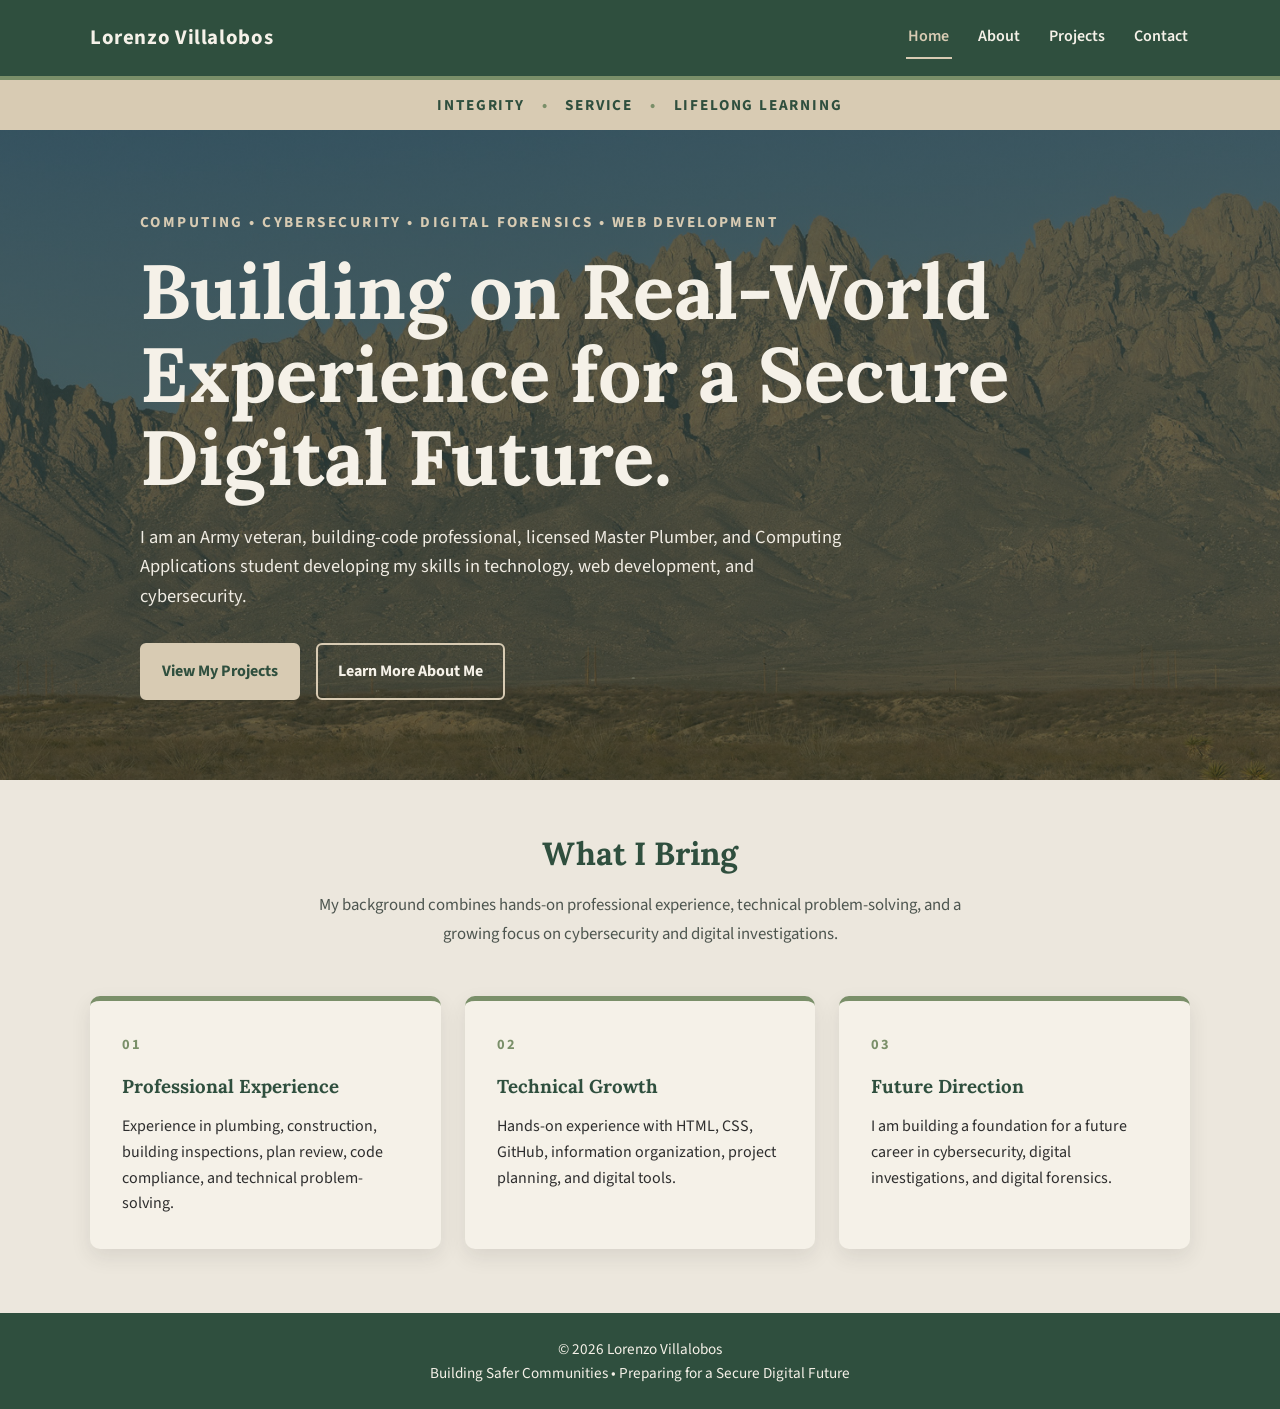
<file: index.html>
<!DOCTYPE html>
<html lang="en">

<head>
    <meta charset="UTF-8">
    <meta name="viewport" content="width=device-width, initial-scale=1.0">

    <title>Lorenzo Villalobos | Professional Portfolio</title>
<link rel="preconnect" href="https://fonts.googleapis.com">

<link rel="preconnect" href="https://fonts.gstatic.com" crossorigin>

<link href="https://fonts.googleapis.com/css2?family=Lora:wght@400;600;700&family=Source+Sans+3:wght@400;600;700&display=swap" rel="stylesheet">
<link rel="icon" type="image/png" href="images/favicon.png">
<link rel="stylesheet" href="style.css">
</head>

<body>

    <header class="site-header">
        <div class="container header-content">
            <a class="site-name" href="index.html">Lorenzo Villalobos</a>

            <nav aria-label="Main navigation">
                <ul class="nav-links">
                    <li><a class="active" href="index.html">Home</a></li>
                    <li><a href="about.html">About</a></li>
                    <li><a href="projects.html">Projects</a></li>
                    <li><a href="contact.html">Contact</a></li>
                </ul>
            </nav>
        </div>
    </header>
    <section class="values-banner" aria-label="Professional values">
    <div class="container">
        <p>Integrity <span>•</span> Service <span>•</span> Lifelong Learning</p>
    </div>
</section>

    <main>

        <section class="hero">
            <div class="container hero-content">

                <p class="eyebrow">Computing • Cybersecurity • Digital Forensics • Web Development</p>

                <h1>Building on <span class="no-wrap">Real-World</span> Experience for a Secure Digital Future.</h1>

                <p class="hero-text">
                    I am an Army veteran, building-code professional, licensed Master
                    Plumber, and Computing Applications student developing my skills
                    in technology, web development, and cybersecurity.
                </p>

                <div class="hero-buttons">
                    <a class="button primary-button" href="projects.html">
                        View My Projects
                    </a>

                    <a class="button secondary-button" href="about.html">
                        Learn More About Me
                    </a>
                </div>

            </div>
        </section>

   <section class="overview">
    <div class="container">

        <div class="overview-heading">
            <h2>What I Bring</h2>
            <p>
                My background combines hands-on professional experience,
                technical problem-solving, and a growing focus on cybersecurity
                and digital investigations.
            </p>
        </div>

        <div class="card-grid">

            <article class="info-card">
                <span class="card-number">01</span>
                <h3>Professional Experience</h3>
                <p>
                    Experience in plumbing, construction, building inspections,
                    plan review, code compliance, and technical problem-solving.
                </p>
            </article>

            <article class="info-card">
                <span class="card-number">02</span>
                <h3>Technical Growth</h3>
                <p>
                    Hands-on experience with HTML, CSS, GitHub, information
                    organization, project planning, and digital tools.
                </p>
            </article>

            <article class="info-card">
                <span class="card-number">03</span>
                <h3>Future Direction</h3>
                <p>
                    I am building a foundation for a future career in cybersecurity,
                    digital investigations, and digital forensics.
                </p>
            </article>

        </div>
    </div>
</section>

    </main>

   <footer class="site-footer">
    <div class="container">
        <p>
            © 2026 Lorenzo Villalobos
            <br>
            Building Safer Communities • Preparing for a Secure Digital Future
        </p>
    </div>
</footer>

</body>

</html>
</file>
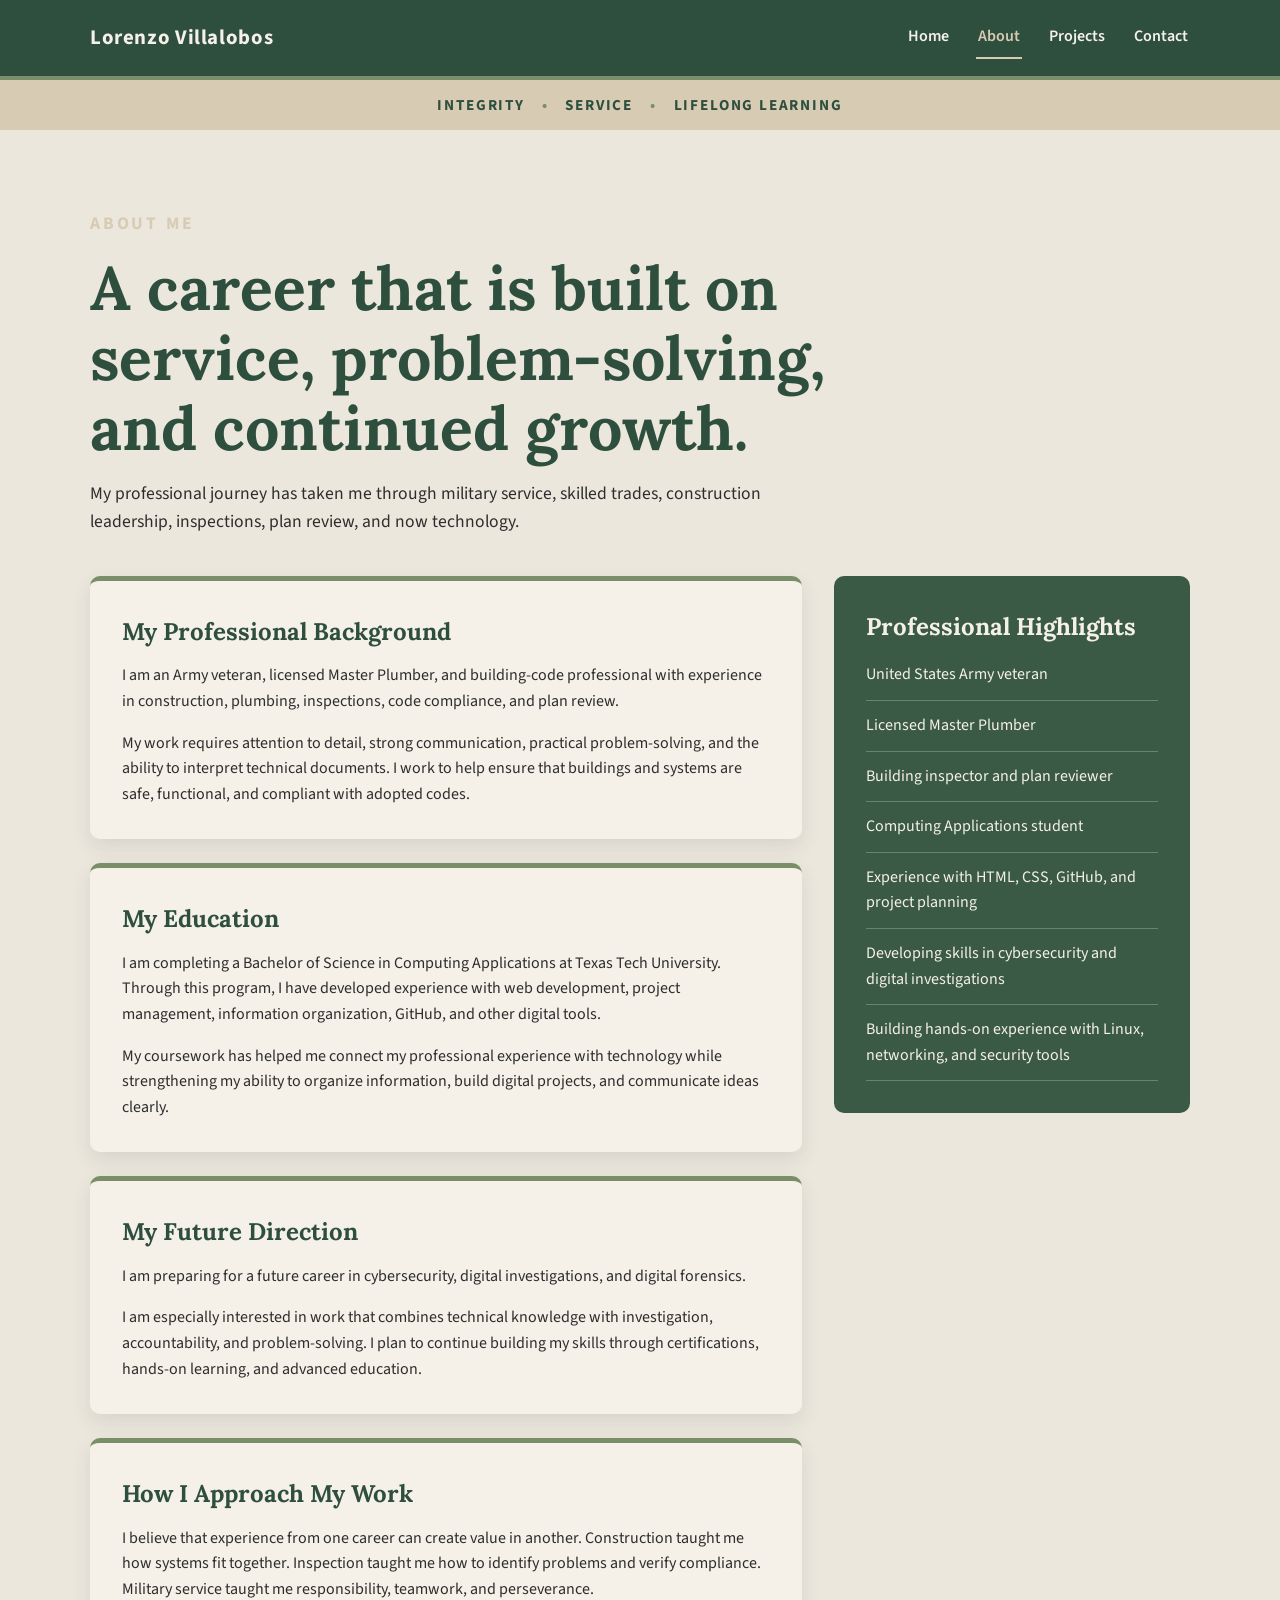
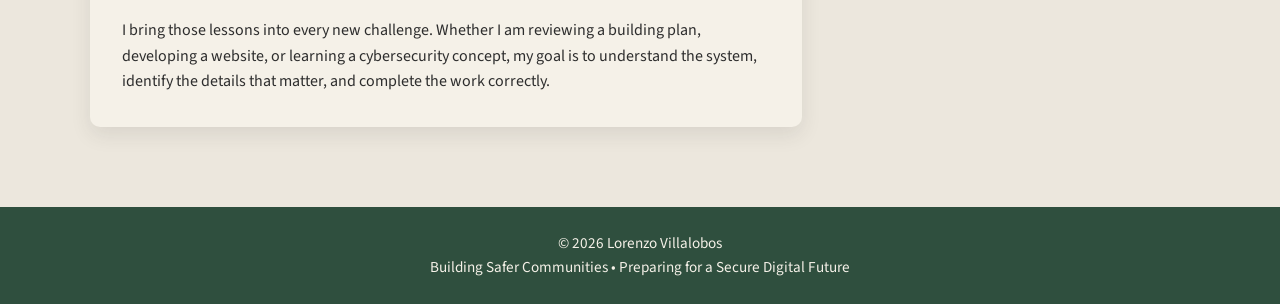
<file: about.html>
<!DOCTYPE html>
<html lang="en">

<head>
    <meta charset="UTF-8">
    <meta name="viewport" content="width=device-width, initial-scale=1.0">

    <title>About | Lorenzo Villalobos</title>
    <link rel="icon" type="image/png" href="images/favicon.png">

<link rel="preconnect" href="https://fonts.googleapis.com">

<link rel="preconnect" href="https://fonts.gstatic.com" crossorigin>

<link href="https://fonts.googleapis.com/css2?family=Lora:wght@400;600;700&family=Source+Sans+3:wght@400;600;700&display=swap" rel="stylesheet">

    <link rel="stylesheet" href="style.css">
</head>

<body>

    <header class="site-header">
        <div class="container header-content">
            <a class="site-name" href="index.html">Lorenzo Villalobos</a>

            <nav aria-label="Main navigation">
                <ul class="nav-links">
                    <li><a href="index.html">Home</a></li>
                    <li><a class="active" href="about.html">About</a></li>
                    <li><a href="projects.html">Projects</a></li>
                    <li><a href="contact.html">Contact</a></li>
                </ul>
            </nav>
        </div>
    </header>

    <section class="values-banner" aria-label="Professional values">
        <div class="container">
            <p>Integrity <span>•</span> Service <span>•</span> Lifelong Learning</p>
        </div>
    </section>

    <main>
        <section class="page-section">
            <div class="container">

                <div class="page-heading">
                    <p class="eyebrow">About Me</p>

                    <h1>A career that is built on service, problem-solving, and continued growth.</h1>

                    <p>
                        My professional journey has taken me through military service,
                        skilled trades, construction leadership, inspections, plan review,
                        and now technology.
                    </p>
                </div>

                <div class="about-layout">

                    <div class="about-content">

                        <article class="content-card">
                            <h2>My Professional Background</h2>

                            <p>
                                I am an Army veteran, licensed Master Plumber, and building-code
                                professional with experience in construction, plumbing,
                                inspections, code compliance, and plan review.
                            </p>

                            <p>
                                My work requires attention to detail, strong communication,
                                practical problem-solving, and the ability to interpret technical
                                documents. I work to help ensure that buildings and systems are
                                safe, functional, and compliant with adopted codes.
                            </p>
                        </article>

                        <article class="content-card">
                            <h2>My Education</h2>

                            <p>
                                I am completing a Bachelor of Science in Computing Applications
                                at Texas Tech University. Through this program, I have developed
                                experience with web development, project management, information
                                organization, GitHub, and other digital tools.
                            </p>

                            <p>
                                My coursework has helped me connect my professional experience
                                with technology while strengthening my ability to organize
                                information, build digital projects, and communicate ideas clearly.
                            </p>
                        </article>

                        <article class="content-card">
                            <h2>My Future Direction</h2>

                            <p>
                                I am preparing for a future career in cybersecurity, digital
                                investigations, and digital forensics.
                            </p>

                            <p>
                                I am especially interested in work that combines technical 
                                knowledge with investigation, accountability, and problem-solving.
                                I plan to continue building my skills through certifications,
                                hands-on learning, and advanced education.
                            </p>
                        </article>

                        <article class="content-card">
                            <h2>How I Approach My Work</h2>

                            <p>
                                I believe that experience from one career can create value in
                                another. Construction taught me how systems fit together.
                                Inspection taught me how to identify problems and verify
                                compliance. Military service taught me responsibility, teamwork,
                                and perseverance.
                            </p>

                            <p>
                                I bring those lessons into every new challenge. Whether I am
                                reviewing a building plan, developing a website, or learning a
                                cybersecurity concept, my goal is to understand the system,
                                identify the details that matter, and complete the work correctly.
                            </p>
                        </article>

                    </div>

                    <aside class="about-sidebar">
                        <h2>Professional Highlights</h2>

                        <ul>
                            <li>United States Army veteran</li>
                            <li>Licensed Master Plumber</li>
                            <li>Building inspector and plan reviewer</li>
                            <li>Computing Applications student</li>
                            <li>Experience with HTML, CSS, GitHub, and project planning</li>
                            <li>Developing skills in cybersecurity and digital investigations</li>
                            <li>Building hands-on experience with Linux, networking, and security tools</li>
                        </ul>
                    </aside>

                </div>

            </div>
        </section>
    </main>

   <footer class="site-footer">
    <div class="container">
        <p>
            © 2026 Lorenzo Villalobos
            <br>
            Building Safer Communities • Preparing for a Secure Digital Future
        </p>
    </div>
</footer>

</body>

</html>
</file>
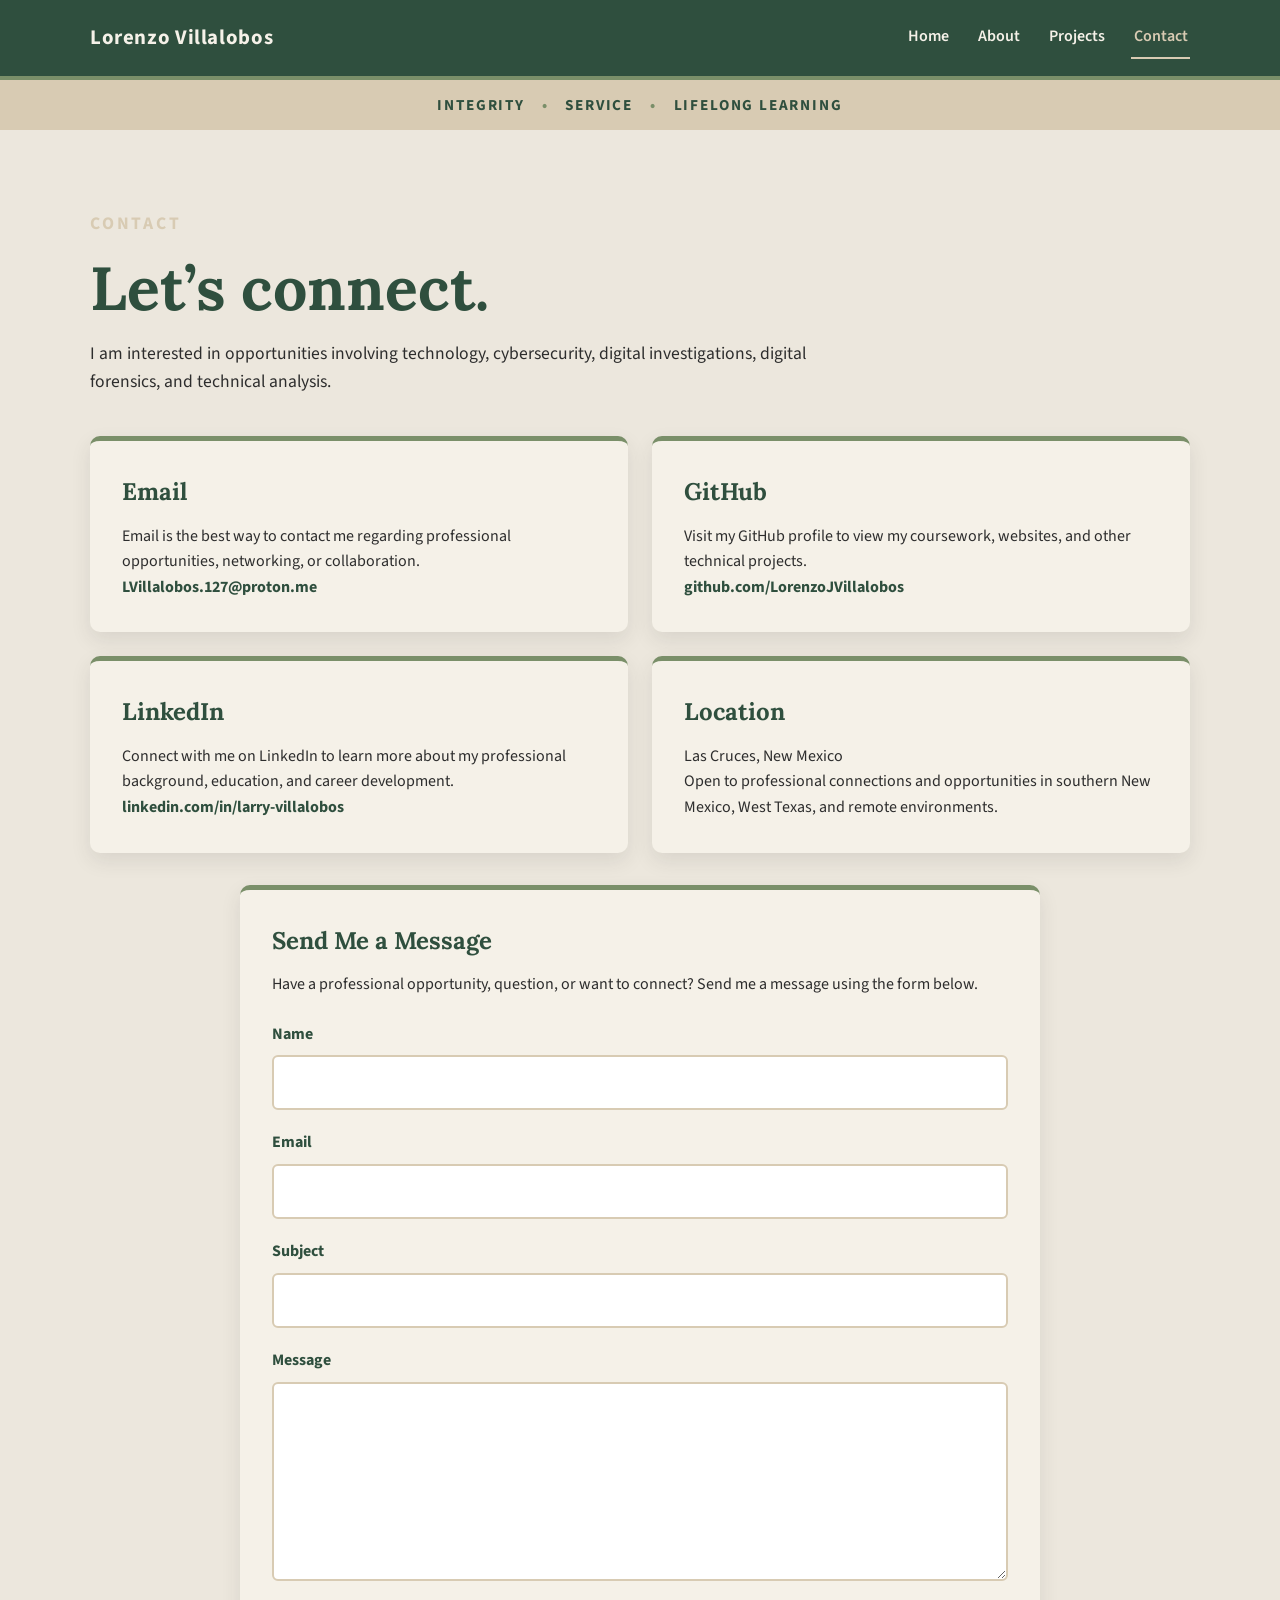
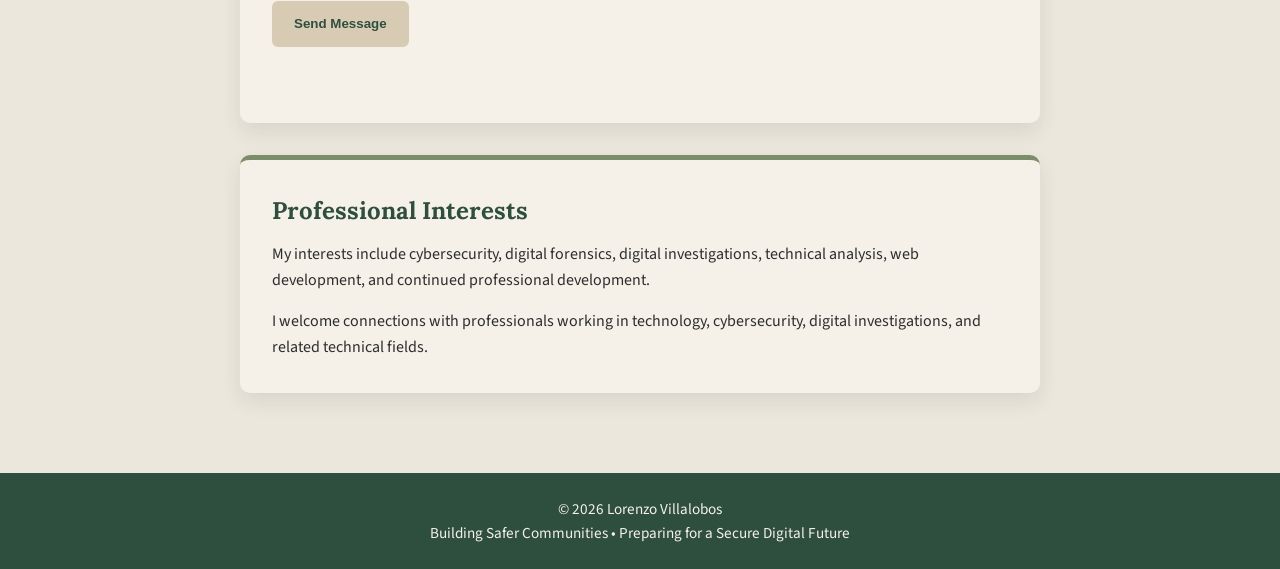
<file: contact.html>
<!DOCTYPE html>
<html lang="en">

<head>
    <meta charset="UTF-8">
    <meta name="viewport" content="width=device-width, initial-scale=1.0">

    <title>Contact | Lorenzo Villalobos</title>
<link rel="preconnect" href="https://fonts.googleapis.com">

<link rel="preconnect" href="https://fonts.gstatic.com" crossorigin>

<link href="https://fonts.googleapis.com/css2?family=Lora:wght@400;600;700&family=Source+Sans+3:wght@400;600;700&display=swap" rel="stylesheet">
<link rel="icon" type="image/png" href="images/favicon.png">
<link rel="stylesheet" href="style.css">
<script src="script.js" defer></script>
</head>

<body>

    <header class="site-header">
        <div class="container header-content">
            <a class="site-name" href="index.html">Lorenzo Villalobos</a>

            <nav aria-label="Main navigation">
                <ul class="nav-links">
                    <li><a href="index.html">Home</a></li>
                    <li><a href="about.html">About</a></li>
                    <li><a href="projects.html">Projects</a></li>
                    <li><a class="active" href="contact.html">Contact</a></li>
                </ul>
            </nav>
        </div>
    </header>

    <section class="values-banner" aria-label="Professional values">
        <div class="container">
            <p>Integrity <span>•</span> Service <span>•</span> Lifelong Learning</p>
        </div>
    </section>

    <main>
        <section class="page-section">
            <div class="container">

                <div class="page-heading">
                    <p class="eyebrow">Contact</p>

                    <h1>Let’s connect.</h1>

                    <p>
                        I am interested in opportunities involving technology,
                        cybersecurity, digital investigations, digital forensics,
                        and technical analysis.   
                    </p>
                </div>

                <div class="contact-grid">

                    <article class="contact-card">
                        <h2>Email</h2>

                        <p>
                            Email is the best way to contact me regarding professional
                            opportunities, networking, or collaboration.
                        </p>

                        <p>
                            <a href="mailto:LVillalobos.127@proton.me">
                                LVillalobos.127@proton.me
                            </a>
                        </p>
                    </article>

                    <article class="contact-card">
                        <h2>GitHub</h2>

                        <p>
                            Visit my GitHub profile to view my coursework, websites,
                            and other technical projects.
                        </p>

                        <p>
                            <a
                                href="https://github.com/LorenzoJVillalobos"
                                target="_blank"
                                rel="noopener noreferrer"
                            >
                                github.com/LorenzoJVillalobos
                            </a>
                        </p>
                    </article>

                    <article class="contact-card">
                        <h2>LinkedIn</h2>

                        <p>
                            Connect with me on LinkedIn to learn more about my
                            professional background, education, and career development.
                        </p>

                    <p>
                        <a
                            href="https://www.linkedin.com/in/larry-villalobos/"
                            target="_blank"
                            rel="noopener noreferrer"
                        >
                            linkedin.com/in/larry-villalobos
                        </a>
                    </p>
                    </article>

                    <article class="contact-card">
                        <h2>Location</h2>

                        <p>
                            Las Cruces, New Mexico
                        </p>

                        <p>
                            Open to professional connections and opportunities in
                            southern New Mexico, West Texas, and remote environments.
                        </p>
                    </article>

                </div>
                <div class="contact-form-card content-card">
    <h2>Send Me a Message</h2>

    <p>
        Have a professional opportunity, question, or want to connect?
        Send me a message using the form below.
    </p>

    <form
        id="contact-form"
        action="https://formspree.io/f/mkjgwzgb"
        method="POST"
    >
        <div class="form-group">
            <label for="name">Name</label>
            <input
                type="text"
                id="name"
                name="name"
                autocomplete="name"
                required
            >
        </div>

        <div class="form-group">
            <label for="email">Email</label>
            <input
                type="email"
                id="email"
                name="email"
                autocomplete="email"
                required
            >
        </div>

        <div class="form-group">
            <label for="subject">Subject</label>
            <input
                type="text"
                id="subject"
                name="subject"
                required
            >
        </div>

        <div class="form-group">
            <label for="message">Message</label>
            <textarea
                id="message"
                name="message"
                rows="7"
                required
            ></textarea>
        </div>

        <button
            type="submit"
            class="button primary-button form-submit"
            id="submit-button"
        >
            Send Message
        </button>

        <p
            id="form-status"
            class="form-status"
            role="status"
            aria-live="polite"
        ></p>
    </form>
</div>

                <div class="contact-message content-card">
                    <h2>Professional Interests</h2>

                    <p>
                        My interests include cybersecurity, digital forensics,
                        digital investigations, technical analysis, web development,
                        and continued professional development.
                    </p>

                    <p>
                        I welcome connections with professionals working in technology,
                        cybersecurity, digital investigations, and related technical fields.
                    </p>
                </div>

            </div>
        </section>
    </main>

    <footer class="site-footer">
    <div class="container">
        <p>
            © 2026 Lorenzo Villalobos
            <br>
            Building Safer Communities • Preparing for a Secure Digital Future
        </p>
    </div>
</footer>

</body>

</html>
</file>
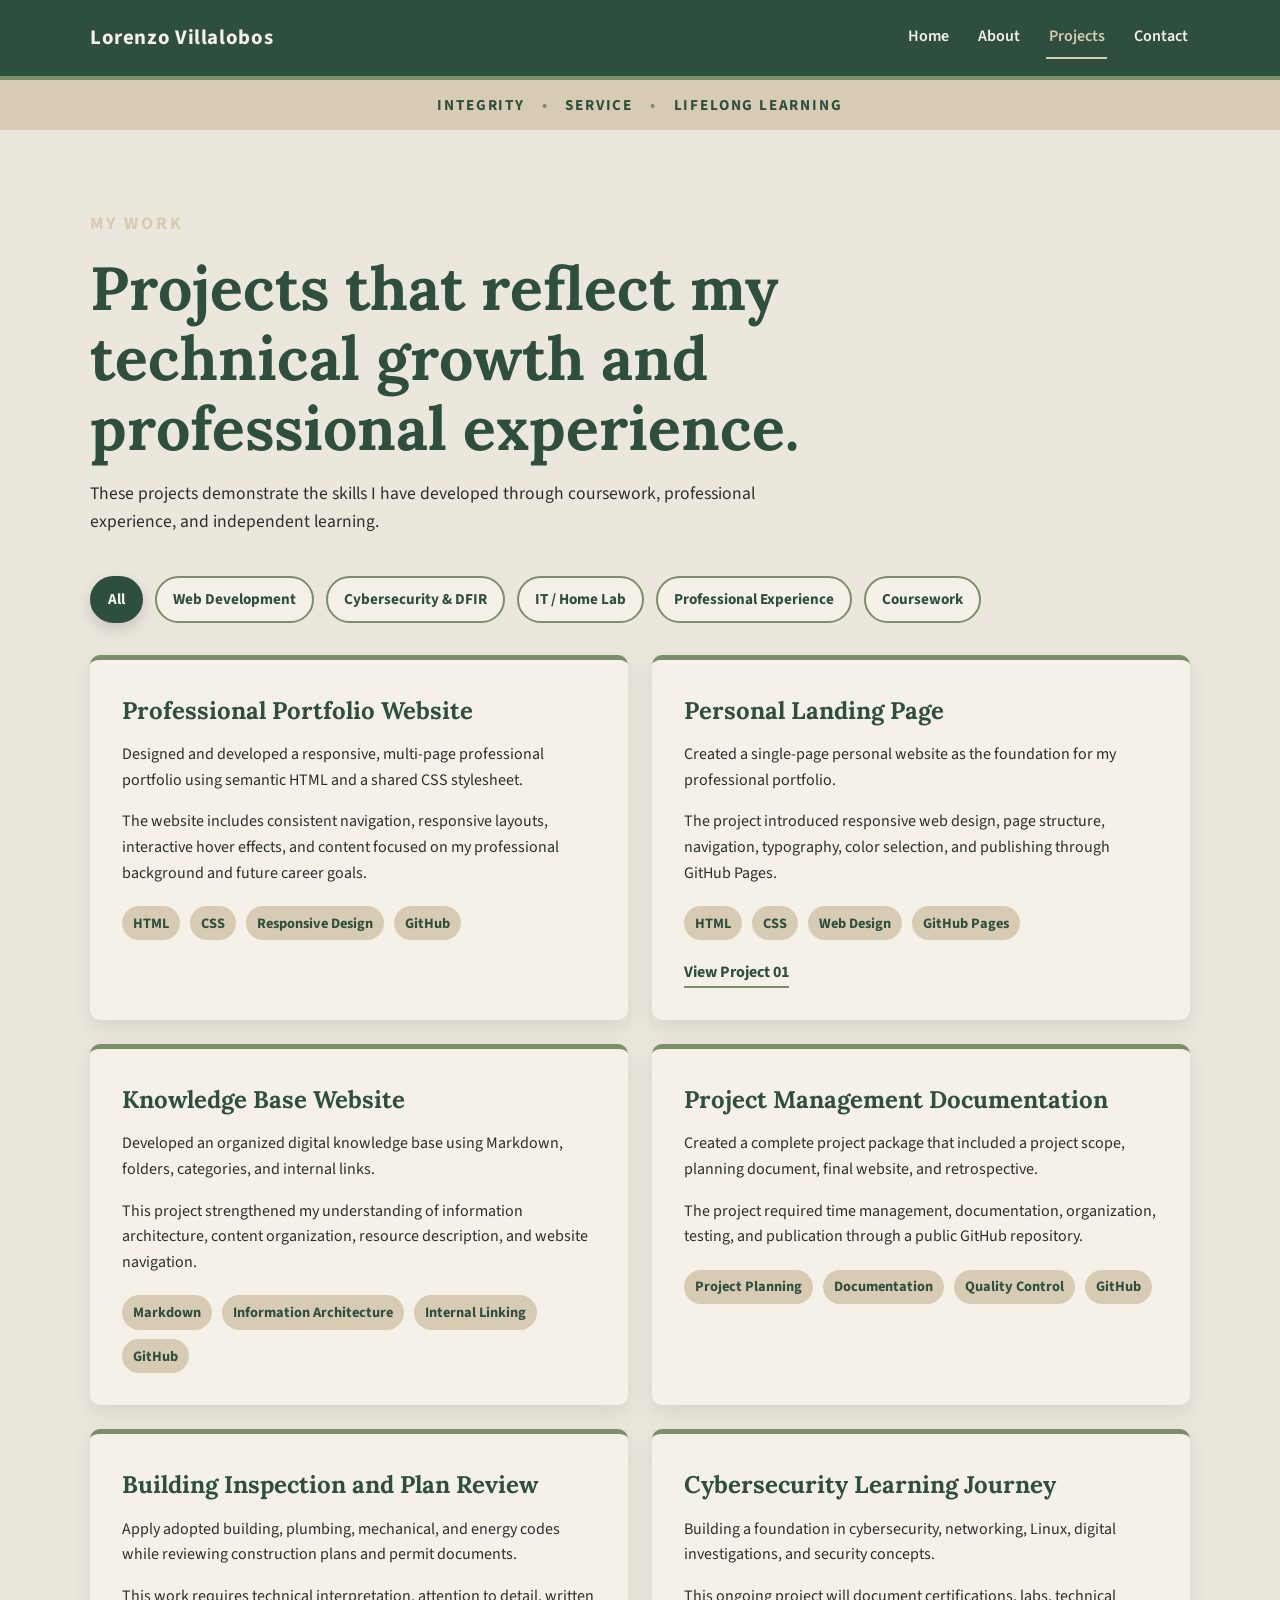
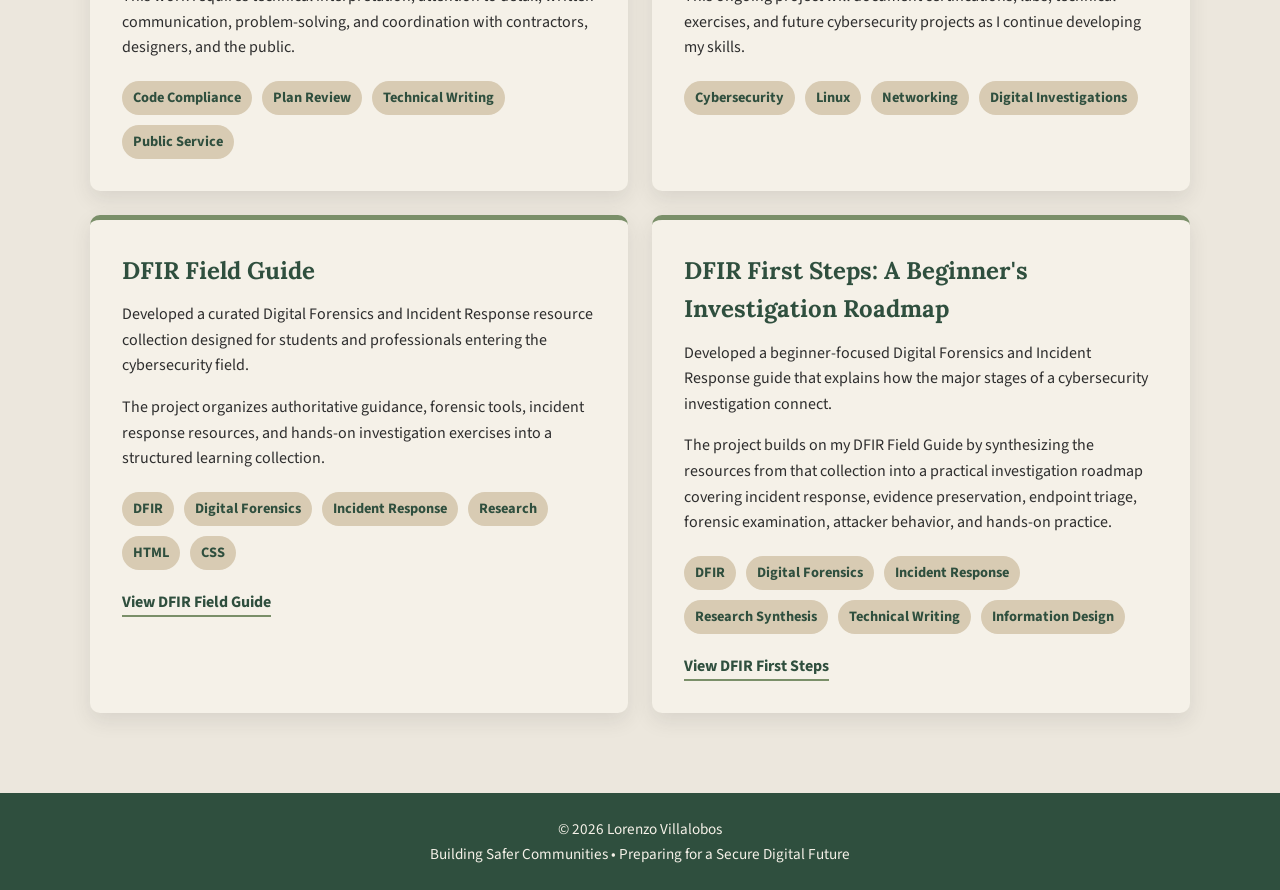
<file: projects.html>
<!DOCTYPE html>
<html lang="en">

<head>
    <meta charset="UTF-8">
    <meta name="viewport" content="width=device-width, initial-scale=1.0">

    <title>Projects | Lorenzo Villalobos</title>
<link rel="preconnect" href="https://fonts.googleapis.com">

<link rel="preconnect" href="https://fonts.gstatic.com" crossorigin>

<link href="https://fonts.googleapis.com/css2?family=Lora:wght@400;600;700&family=Source+Sans+3:wght@400;600;700&display=swap" rel="stylesheet">
<link rel="icon" type="image/png" href="images/favicon.png">
<link rel="stylesheet" href="style.css">
</head>

<body>

    <header class="site-header">
        <div class="container header-content">
            <a class="site-name" href="index.html">Lorenzo Villalobos</a>

            <nav aria-label="Main navigation">
                <ul class="nav-links">
                    <li><a href="index.html">Home</a></li>
                    <li><a href="about.html">About</a></li>
                    <li><a class="active" href="projects.html">Projects</a></li>
                    <li><a href="contact.html">Contact</a></li>
                </ul>
            </nav>
        </div>
    </header>

    <section class="values-banner" aria-label="Professional values">
        <div class="container">
            <p>Integrity <span>•</span> Service <span>•</span> Lifelong Learning</p>
        </div>
    </section>

    <main>
        <section class="page-section">
            <div class="container">

                <div class="page-heading">
                    <p class="eyebrow">My Work</p>

                    <h1>Projects that reflect my technical growth and professional experience.</h1>

                    <p>
                        These projects demonstrate the skills I have developed through
                        coursework, professional experience, and independent learning.
                    </p>
                </div>
               <div class="project-filters" aria-label="Filter projects by category">
             <button class="filter-btn active" data-filter="all">All</button>
             <button class="filter-btn" data-filter="web">Web Development</button>
             <button class="filter-btn" data-filter="cyber">Cybersecurity & DFIR</button>
            <button class="filter-btn" data-filter="lab">IT / Home Lab</button>
            <button class="filter-btn" data-filter="professional">Professional Experience</button>
            <button class="filter-btn" data-filter="coursework">Coursework</button>
            </div>
                <div class="project-grid">

                    <article class="project-card" data-category="web coursework">
                        <h2>Professional Portfolio Website</h2>

                        <p>
                            Designed and developed a responsive, multi-page professional
                            portfolio using semantic HTML and a shared CSS stylesheet.
                        </p>

                        <p>
                            The website includes consistent navigation, responsive layouts,
                            interactive hover effects, and content focused on my professional
                            background and future career goals.
                        </p>

                        <div class="skill-list" aria-label="Skills used">
                            <span>HTML</span>
                            <span>CSS</span>
                            <span>Responsive Design</span>
                            <span>GitHub</span>
                        </div>
                    </article>

                    <article class="project-card" data-category="web coursework">
                        <h2>Personal Landing Page</h2>

                        <p>
                            Created a single-page personal website as the foundation for my
                            professional portfolio.
                        </p>

                        <p>
                            The project introduced responsive web design, page structure,
                            navigation, typography, color selection, and publishing through
                            GitHub Pages.
                        </p>

                        <div class="skill-list" aria-label="Skills used">
                            <span>HTML</span>
                            <span>CSS</span>
                            <span>Web Design</span>
                            <span>GitHub Pages</span>
                        </div>

                        <a 
                            class="project-link"
                            href="https://LorenzoJVillalobos.github.io/Project1/"
                            target="_blank"
                            rel="noopener noreferrer">
                            View Project 01
                        </a>
                    </article>

                   <article class="project-card" data-category="web coursework">
                        <h2>Knowledge Base Website</h2>

                        <p>
                            Developed an organized digital knowledge base using Markdown,
                            folders, categories, and internal links.
                        </p>

                        <p>
                            This project strengthened my understanding of information
                            architecture, content organization, resource description, and
                            website navigation.
                        </p>

                        <div class="skill-list" aria-label="Skills used">
                            <span>Markdown</span>
                            <span>Information Architecture</span>
                            <span>Internal Linking</span>
                            <span>GitHub</span>
                        </div>
                    </article>

                   <article class="project-card" data-category="coursework">
                        <h2>Project Management Documentation</h2>

                        <p>
                            Created a complete project package that included a project scope,
                            planning document, final website, and retrospective.
                        </p>

                        <p>
                            The project required time management, documentation, organization,
                            testing, and publication through a public GitHub repository.
                        </p>

                        <div class="skill-list" aria-label="Skills used">
                            <span>Project Planning</span>
                            <span>Documentation</span>
                            <span>Quality Control</span>
                            <span>GitHub</span>
                        </div>
                    </article>

                    <article class="project-card" data-category="professional">
                        <h2>Building Inspection and Plan Review</h2>

                        <p>
                            Apply adopted building, plumbing, mechanical, and energy codes
                            while reviewing construction plans and permit documents.
                        </p>

                        <p>
                            This work requires technical interpretation, attention to detail,
                            written communication, problem-solving, and coordination with
                            contractors, designers, and the public.
                        </p>

                        <div class="skill-list" aria-label="Skills used">
                            <span>Code Compliance</span>
                            <span>Plan Review</span>
                            <span>Technical Writing</span>
                            <span>Public Service</span>
                        </div>
                    </article>

                    <article class="project-card" data-category="cyber lab">
                        <h2>Cybersecurity Learning Journey</h2>

                        <p>
                            Building a foundation in cybersecurity, networking, Linux,
                            digital investigations, and security concepts.
                        </p>

                        <p>
                            This ongoing project will document certifications, labs,
                            technical exercises, and future cybersecurity projects as I
                            continue developing my skills.
                        </p>

                        <div class="skill-list" aria-label="Skills being developed">
                            <span>Cybersecurity</span>
                            <span>Linux</span>
                            <span>Networking</span>
                            <span>Digital Investigations</span>
                        </div>
                    </article>
                 <article class="project-card" data-category="cyber coursework">
                    <h2>DFIR Field Guide</h2>

    <p>
        Developed a curated Digital Forensics and Incident Response resource
        collection designed for students and professionals entering the
        cybersecurity field.
    </p>

    <p>
        The project organizes authoritative guidance, forensic tools,
        incident response resources, and hands-on investigation exercises
        into a structured learning collection.
    </p>

    <div class="skill-list" aria-label="Skills used">
        <span>DFIR</span>
        <span>Digital Forensics</span>
        <span>Incident Response</span>
        <span>Research</span>
        <span>HTML</span>
        <span>CSS</span>
    </div>

    <a
        class="project-link"
        href="https://lorenzojvillalobos.github.io/dfir-field-guide/"
        target="_blank"
        rel="noopener noreferrer"
    >
        View DFIR Field Guide
    </a>
            </article>
                   <article class="project-card" data-category="cyber coursework">

    <h2>DFIR First Steps: A Beginner's Investigation Roadmap</h2>

    <p>
        Developed a beginner-focused Digital Forensics and Incident Response
        guide that explains how the major stages of a cybersecurity
        investigation connect.
    </p>

    <p>
        The project builds on my DFIR Field Guide by synthesizing the
        resources from that collection into a practical investigation roadmap
        covering incident response, evidence preservation, endpoint triage,
        forensic examination, attacker behavior, and hands-on practice.
    </p>

    <div class="skill-list" aria-label="Skills used">
        <span>DFIR</span>
        <span>Digital Forensics</span>
        <span>Incident Response</span>
        <span>Research Synthesis</span>
        <span>Technical Writing</span>
        <span>Information Design</span>
    </div>

    <a
        class="project-link"
        href="https://lorenzojvillalobos.github.io/dfir-field-guide/dfir-first-steps.html"
        target="_blank"
        rel="noopener noreferrer">
        View DFIR First Steps
    </a>

</article>
        </div>
            </div>

        </section>
    </main>

   <footer class="site-footer">
    <div class="container">
        <p>
            © 2026 Lorenzo Villalobos
            <br>
            Building Safer Communities • Preparing for a Secure Digital Future
        </p>
    </div>
</footer>

<script src="script.js"></script>

</body>

</html>
</file>
<file: style.css>
* {
    box-sizing: border-box;
    margin: 0;
    padding: 0;
}

html {
    scroll-behavior: smooth;
}
h1,
h2,
h3 {
    font-family: "Lora", serif;
}
body {
    min-height: 100vh;
    display: flex;
    flex-direction: column;
    font-family: "Source Sans 3", sans-serif;
    line-height: 1.6;
    color: #2d2d2d;
    background-color: #ece7dd;
}

main {
    flex: 1;
}

img {
    display: block;
    max-width: 100%;
}

a {
    color: inherit;
    text-decoration: none;
}

ul {
    list-style: none;
}
.no-wrap {
    white-space: nowrap;
}
.container {
    width: min(1100px, 90%);
    margin: 0 auto;
}

/* ========================================
   Header and Navigation
======================================== */

.site-header {
    background-color: #2f4f3e;
    color: #f5f1e8;
    border-bottom: 4px solid #7a8f69;
}

.header-content {
    min-height: 76px;
    display: flex;
    justify-content: space-between;
    align-items: center;
    gap: 2rem;
}

.site-name {
    font-size: 1.3rem;
    font-weight: 700;
    letter-spacing: 0.03em;
    transition: color 0.3s ease;
}

.site-name:hover,
.site-name:focus {
    color: #d8cbb3;
}

.nav-links {
    display: flex;
    align-items: center;
    gap: 1.5rem;
}

.nav-links a {
    display: inline-block;
    padding: 0.45rem 0.15rem;
    border-bottom: 2px solid transparent;
    font-weight: 600;
    transition:
        color 0.3s ease,
        border-color 0.3s ease;
}

.nav-links a:hover,
.nav-links a:focus,
.nav-links a.active {
    color: #d8cbb3;
    border-color: #d8cbb3;
}
/* ========================================
   Professional Values Banner
======================================== */

.values-banner {
    padding: 0.8rem 0;
    color: #2f4f3e;
    background-color: #d8cbb3;
    text-align: center;
}

.values-banner p {
    font-size: 0.95rem;
    font-weight: 700;
    letter-spacing: 0.12em;
    text-transform: uppercase;
}

.values-banner span {
    margin: 0 0.75rem;
    color: #7a8f69;
}
/* ========================================
   Hero Section
======================================== */

.hero {
    min-height: 68vh;
    display: flex;
    align-items: center;
    color: #f5f1e8;

    background-image:
        linear-gradient(
            rgba(30, 48, 38, 0.62),
            rgba(30, 48, 38, 0.62)
        ),
        url("images/desert.jpg");

    background-size: cover;
    background-position: center;
    background-repeat: no-repeat;
}

.hero-content {
    max-width: 1000px;
    padding-top: 5rem;
    padding-bottom: 5rem;
}

.eyebrow {
    margin-bottom: 1rem;
    color: #d8cbb3;
    font-size: 0.95rem;
    font-weight: 700;
    letter-spacing: 0.16em;
    text-transform: uppercase;
}

.hero h1 {
    max-width: 1000px;
    margin-bottom: 1.5rem;
    font-size: clamp(2.4rem, 6vw, 4.8rem);
    line-height: 1.08;
}

.hero-text {
    max-width: 720px;
    margin-bottom: 2rem;
    color: #f0ece3;
    font-size: 1.15rem;
}

/* ========================================
   Buttons
======================================== */

.hero-buttons {
    display: flex;
    flex-wrap: wrap;
    gap: 1rem;
}

.button {
    display: inline-block;
    padding: 0.85rem 1.25rem;
    border: 2px solid #d8cbb3;
    border-radius: 6px;
    font-weight: 700;
    text-align: center;
    transition:
        background-color 0.3s ease,
        color 0.3s ease,
        border-color 0.3s ease,
        transform 0.3s ease,
        box-shadow 0.3s ease;
}

.button:hover,
.button:focus {
    transform: translateY(-3px);
    box-shadow: 0 8px 16px rgba(45, 45, 45, 0.2);
}

.primary-button {
    color: #2f4f3e;
    background-color: #d8cbb3;
}

.primary-button:hover,
.primary-button:focus {
    color: #f5f1e8;
    background-color: #2f4f3e;
    border-color: #2f4f3e;
}

.secondary-button {
    color: #f5f1e8;
    background-color: transparent;
}

.secondary-button:hover,
.secondary-button:focus {
    color: #2f4f3e;
    background-color: #f5f1e8;
    border-color: #f5f1e8;
}

/* ========================================
   General Page Sections
======================================== */

.page-section {
    padding: 5rem 0;
}

.page-heading {
    max-width: 750px;
    margin-bottom: 2.5rem;
}

.page-heading h1 {
    margin-bottom: 1rem;
    color: #2f4f3e;
    font-size: clamp(2.2rem, 5vw, 3.8rem);
    line-height: 1.15;
}

.page-heading p {
    font-size: 1.1rem;
}

/* ========================================
   Homepage Overview
======================================== */

.overview {
    padding: 3rem 0 4rem;
    background-color: #ece7dd;
}
.overview-heading {
    max-width: 700px;
    margin: 0 auto 3rem;
    text-align: center;
}

.overview-heading h2 {
    margin-bottom: 0.75rem;
    color: #2f4f3e;
    font-size: 2rem;
}

.overview-heading p {
    color: #4d554f;
    font-size: 1.05rem;
    line-height: 1.7;
}
.card-number {
    display: block;
    margin-bottom: 1rem;
    color: #7a8f69;
    font-size: 0.9rem;
    font-weight: 700;
    letter-spacing: 0.15em;
}
.card-grid {
    display: grid;
    grid-template-columns: repeat(3, 1fr);
    gap: 1.5rem;
}

.info-card,
.project-card,
.contact-card,
.content-card {
    padding: 2rem;
    background-color: #f5f1e8;
    border-top: 5px solid #7a8f69;
    border-radius: 10px;
    box-shadow: 0 8px 20px rgba(45, 45, 45, 0.1);
    transition:
        transform 0.3s ease,
        box-shadow 0.3s ease,
        border-color 0.3s ease;
}

.info-card:hover,
.project-card:hover,
.contact-card:hover,
.content-card:hover {
    transform: translateY(-6px);
    border-color: #2f4f3e;
    box-shadow: 0 14px 28px rgba(45, 45, 45, 0.16);
}

.info-card h3,
.project-card h2,
.project-card h3,
.contact-card h2,
.contact-card h3,
.content-card h2,
.content-card h3 {
    margin-bottom: 0.75rem;
    color: #2f4f3e;
}

/* ========================================
   About Page
======================================== */

.about-layout {
    display: grid;
    grid-template-columns: 2fr 1fr;
    gap: 2rem;
    align-items: start;
    .content-card p + p {
    margin-top: 1rem;
}
}

.about-content {
    display: grid;
    gap: 1.5rem;
    .content-card p + p {
    margin-top: 1rem;
}
}

.about-sidebar {
    padding: 2rem;
    color: #f5f1e8;
    background-color: #3b5a46;
    border-radius: 10px;
    .content-card p + p {
    margin-top: 1rem;
}
}

.about-sidebar h2 {
    margin-bottom: 1rem;
    .content-card p + p {
    margin-top: 1rem;
}
}

.about-sidebar ul {
    display: grid;
    gap: 0.75rem;
    .content-card p + p {
    margin-top: 1rem;
}
}

.about-sidebar li {
    padding-bottom: 0.75rem;
    border-bottom: 1px solid rgba(245, 241, 232, 0.25);
    .content-card p + p {
    margin-top: 1rem;
}
}

/* ========================================
   Projects Page
======================================== */

.project-grid {
    display: grid;
    grid-template-columns: repeat(2, 1fr);
    gap: 1.5rem;
}

.project-card p {
    margin-bottom: 1rem;
}

.skill-list {
    display: flex;
    flex-wrap: wrap;
    gap: 0.6rem;
    margin-top: 1.25rem;
}

.skill-list span {
    padding: 0.35rem 0.7rem;
    color: #2f4f3e;
    background-color: #d8cbb3;
    border-radius: 999px;
    font-size: 0.9rem;
    font-weight: 700;
}

.project-link {
    display: inline-block;
    margin-top: 1.25rem;
    color: #2f4f3e;
    font-weight: 700;
    border-bottom: 2px solid #7a8f69;
    transition:
        color 0.3s ease,
        border-color 0.3s ease;
}

.project-link:hover,
.project-link:focus {
    color: #7a8f69;
    border-color: #2f4f3e;
}
/* Project filter buttons */

.project-filters {
    display: flex;
    flex-wrap: wrap;
    gap: 0.75rem;
    margin-bottom: 2rem;
}

.filter-btn {
    padding: 0.65rem 1rem;
    color: #2f4f3e;
    background-color: #f5f1e8;
    border: 2px solid #7a8f69;
    border-radius: 999px;
    font-family: "Source Sans 3", sans-serif;
    font-size: 0.95rem;
    font-weight: 700;
    cursor: pointer;
    transition:
        background-color 0.3s ease,
        color 0.3s ease,
        border-color 0.3s ease,
        transform 0.3s ease,
        box-shadow 0.3s ease;
}

.filter-btn:hover,
.filter-btn:focus {
    background-color: #d8cbb3;
    border-color: #2f4f3e;
    transform: translateY(-2px);
}

.filter-btn.active {
    color: #f5f1e8;
    background-color: #2f4f3e;
    border-color: #2f4f3e;
    box-shadow: 0 6px 14px rgba(45, 45, 45, 0.18);
}
/* ========================================
   Contact Page
======================================== */

.contact-grid {
    display: grid;
    grid-template-columns: repeat(2, 1fr);
    gap: 1.5rem;
}

.contact-card a {
    color: #2f4f3e;
    font-weight: 700;
    border-bottom: 2px solid transparent;
    transition:
        color 0.3s ease,
        border-color 0.3s ease;
}

.contact-card a:hover,
.contact-card a:focus {
    color: #7a8f69;
    border-color: #7a8f69;
}

.contact-message {
    max-width: 800px;
    margin: 2rem auto 0;
}

.contact-message p + p {
    margin-top: 1rem;
}
/* Contact Form */

.contact-form-card {
    max-width: 800px;
    margin: 2rem auto 0;
}

.contact-form-card > p {
    margin-bottom: 1.5rem;
}

#contact-form {
    display: grid;
    gap: 1.25rem;
}

.form-group {
    display: grid;
    gap: 0.5rem;
}

.form-group label {
    color: #2f4f3e;
    font-weight: 700;
}

.form-group input,
.form-group textarea {
    width: 100%;
    padding: 0.85rem 1rem;
    color: #2d2d2d;
    background-color: #ffffff;
    border: 2px solid #d8cbb3;
    border-radius: 6px;
    font-family: "Source Sans 3", sans-serif;
    font-size: 1rem;
    line-height: 1.5;
    transition:
        border-color 0.3s ease,
        box-shadow 0.3s ease;
}

.form-group textarea {
    min-height: 160px;
    resize: vertical;
}

.form-group input:focus,
.form-group textarea:focus {
    outline: none;
    border-color: #2f4f3e;
    box-shadow: 0 0 0 3px rgba(47, 79, 62, 0.15);
}

.form-submit {
    width: fit-content;
    cursor: pointer;
}

.form-submit:disabled {
    opacity: 0.65;
    cursor: not-allowed;
    transform: none;
}

.form-status {
    min-height: 1.5rem;
    font-weight: 700;
}

.form-status.success {
    color: #2f4f3e;
}

.form-status.error {
    color: #9b2c2c;
}

/* ========================================
   Footer
======================================== */

.site-footer {
    padding: 1.5rem 0;
    color: #f5f1e8;
    background-color: #2f4f3e;
    text-align: center;
}

.site-footer p {
    font-size: 0.95rem;
}

/* ========================================
   Accessibility
======================================== */

a:focus-visible,
button:focus-visible {
    outline: 3px solid #d8cbb3;
    outline-offset: 4px;
}

/* ========================================
   Tablet and Mobile Layout
======================================== */

@media (max-width: 768px) {
.project-filters {
    justify-content: center;
}
    .header-content {
        flex-direction: column;
        justify-content: center;
        padding: 1rem 0;
    }

    .site-name {
        text-align: center;
    }

    .nav-links {
        flex-wrap: wrap;
        justify-content: center;
        gap: 0.75rem 1.25rem;
    }

    .hero {
        min-height: auto;
        text-align: center;
    }

    .hero-content {
        padding-top: 4rem;
        padding-bottom: 4rem;
    }

    .hero-buttons {
        justify-content: center;
    }

    .card-grid,
    .project-grid,
    .contact-grid,
    .about-layout {
        grid-template-columns: 1fr;
    }

    .page-section,
    .overview {
        padding: 4rem 0;
    }
}


/* ========================================
   Small Mobile Screens
======================================== */

@media (max-width: 480px) {
    .project-filters {
        flex-direction: column;
    }

    .form-submit {
        width: 100%;
    }

    .filter-btn {
        width: 100%;
        text-align: center;
    }

    .container {
        width: min(92%, 1100px);
    }

    .values-banner p {
        font-size: 0.8rem;
        letter-spacing: 0.05em;
    }

    .values-banner span {
        margin: 0 0.35rem;
    }

    .nav-links {
        flex-direction: column;
        gap: 0.5rem;
    }

    .nav-links a {
        padding: 0.4rem 0.75rem;
    }

    .hero h1 {
        font-size: 2.2rem;
    }

    .hero-text {
        font-size: 1rem;
    }

    .hero-buttons {
        flex-direction: column;
    }

    .button {
        width: 100%;
    }

    .info-card,
    .project-card,
    .contact-card,
    .content-card,
    .about-sidebar {
        padding: 1.5rem;
    }

    .page-heading h1 {
        font-size: 2rem;
    }
}
</file>
